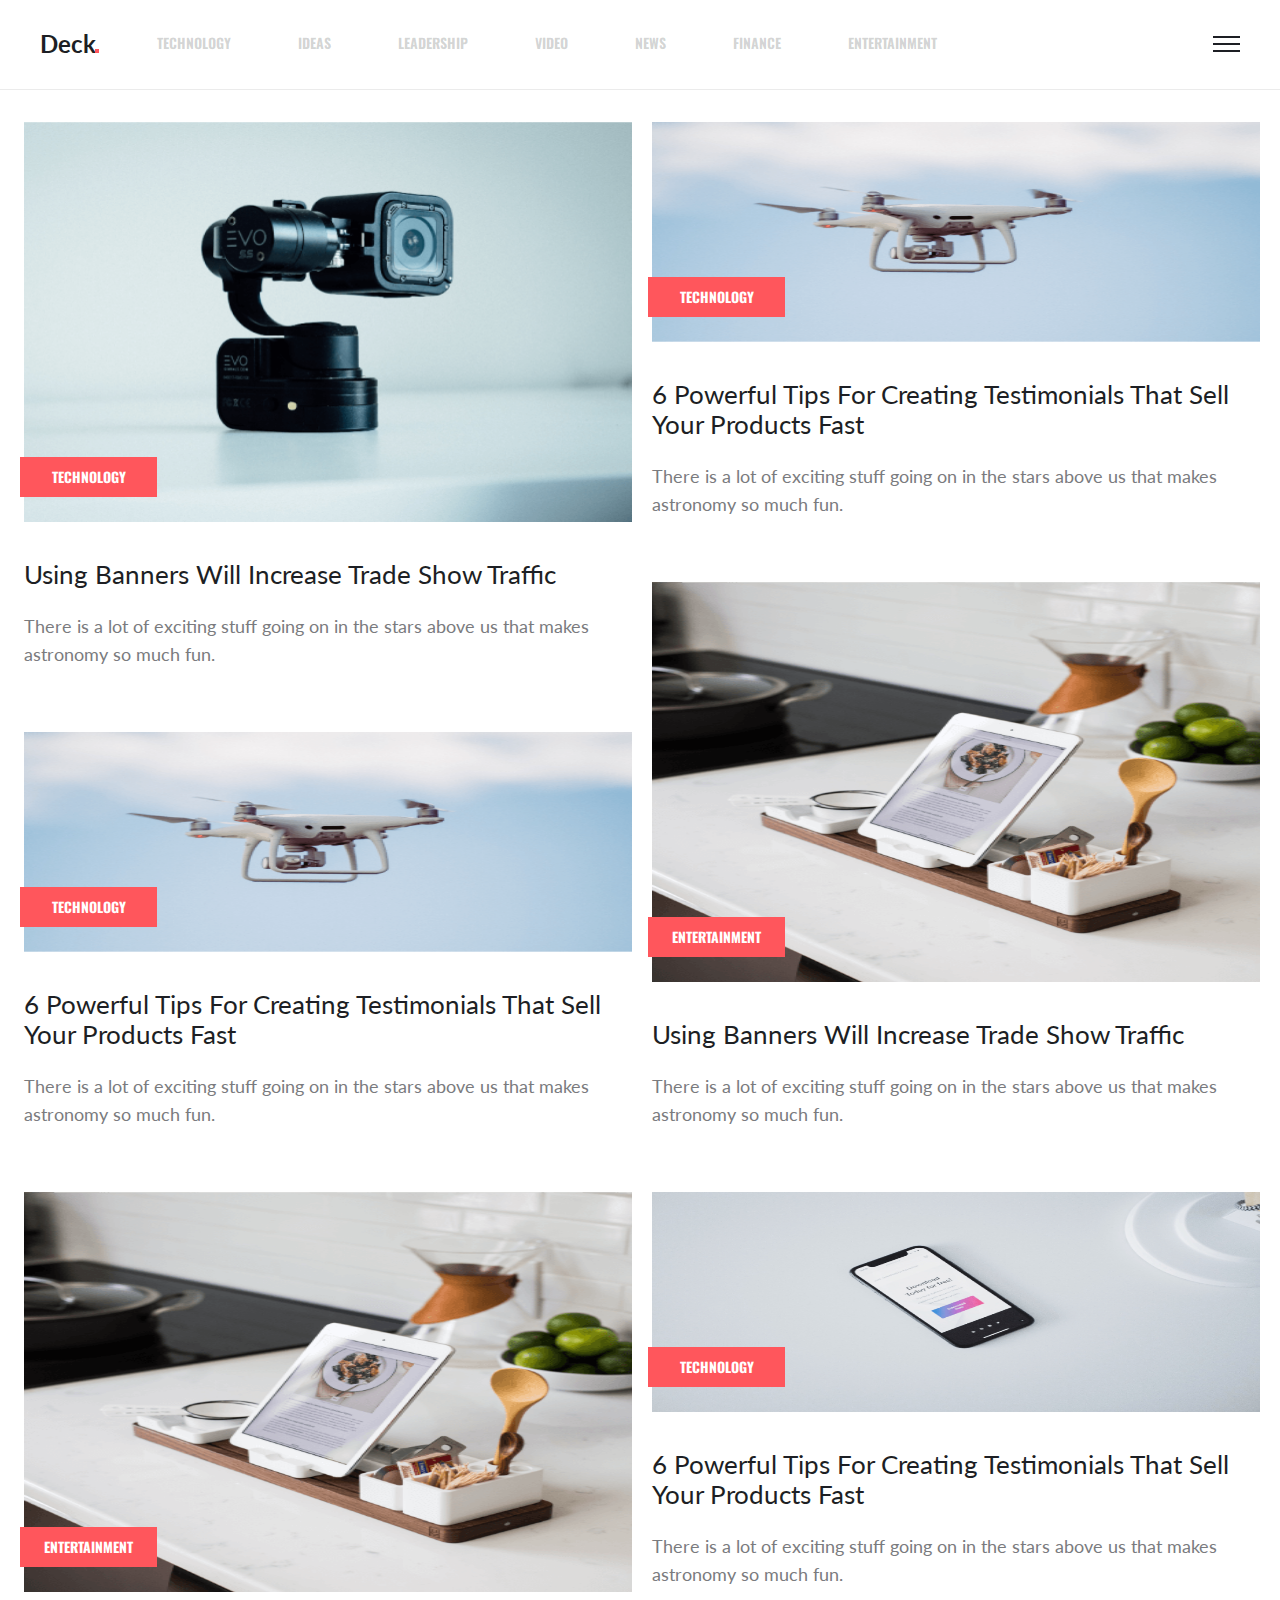
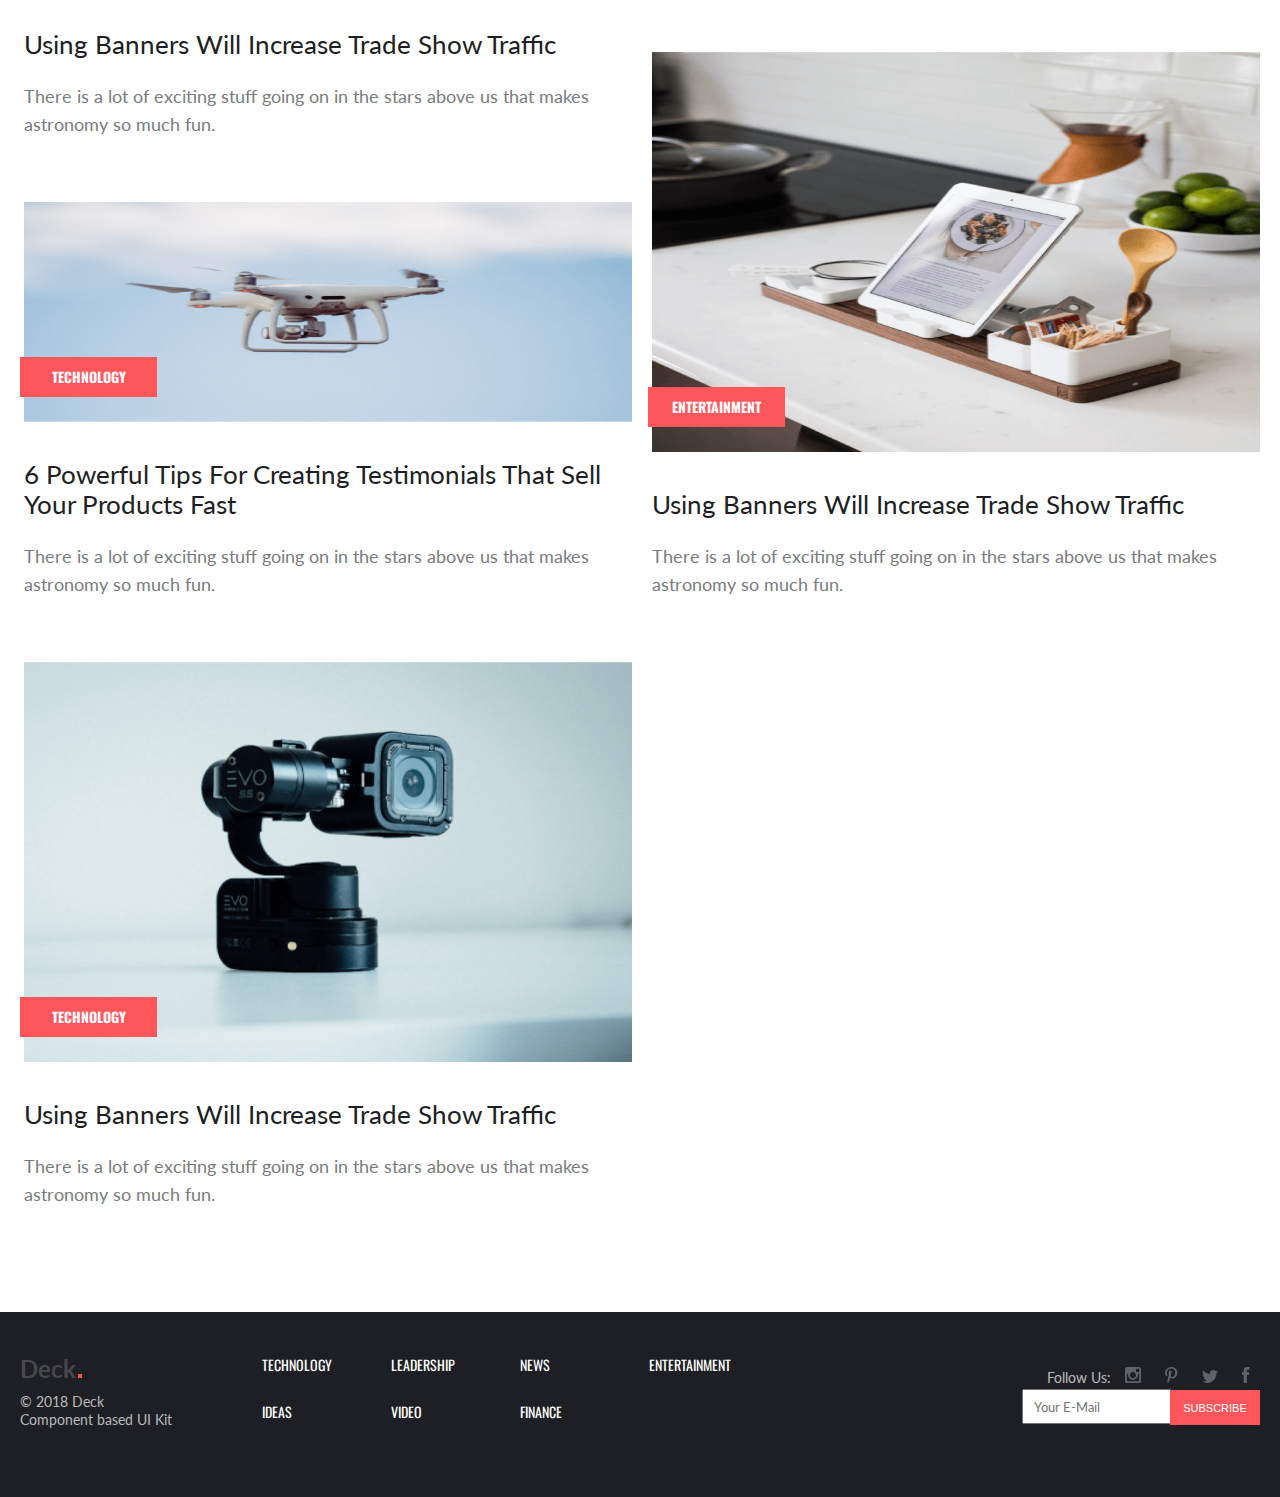
<file: index.html>
<!DOCTYPE html>
<html lang="en">
  <head>
    <meta charset="UTF-8" />
    <meta http-equiv="X-UA-Compatible" content="IE=edge" />
    <meta name="viewport" content="width=device-width, initial-scale=1.0" />
    <link rel="stylesheet" href="css/main.css" />
    <link rel="preconnect" href="https://fonts.gstatic.com" />
    <link
      href="https://fonts.googleapis.com/css2?family=Oswald:wght@200;300;400;500;600;700&display=swap"
      rel="stylesheet"
    />
    <link rel="preconnect" href="https://fonts.gstatic.com" />
    <link
      href="https://fonts.googleapis.com/css2?family=Lato:ital,wght@0,100;0,300;0,400;0,700;0,900;1,100;1,300;1,400;1,700;1,900&family=Oswald:wght@200;300;400;500;600;700&display=swap"
      rel="stylesheet"
    />
    <title>Deck</title>
  </head>
  <body>
    <div class="wrapper">
      <!------- Header Section Start ------->
      <header>
        <div class="logo-container">
          <div class="navbar-slider">
            <div class="close">
              <span class="right-close-icon" onclick="closeNav()">X</span>
              <ul>
                <a href="#">
                  <li>TECHNOLOGY</li>
                </a>
                <a href="#">
                  <li>IDEAS</li>
                </a>
                <a href="#">
                  <li>LEADERSHIP</li>
                </a>
                <a href="#">
                  <li>VIDEO</li>
                </a>
                <a href="#">
                  <li>NEWS</li>
                </a>
                <a href="#">
                  <li>FINANCE</li>
                </a>
                <a href="#">
                  <li>ENTERTAINMENT</li>
                </a>
              </ul>
            </div>
          </div>
          <a href="/">
            <svg
              class="header-logo-svg"
              xmlns="http://www.w3.org/2000/svg"
              xmlns:xlink="http://www.w3.org/1999/xlink"
              width="59px"
              height="19px"
            >
              <text
                kerning="auto"
                font-family="DejaVuSans"
                fill="rgb(0, 0, 0)"
                font-size="24px"
                x="0px"
                y="18.96px"
              >
                <tspan
                  font-size="24px"
                  font-family="Lato"
                  font-weight="bold"
                  fill="#1D1F24"
                >
                  Deck
                </tspan>
              </text>
              <path
                fill-rule="evenodd"
                fill="rgb(255, 86, 92)"
                d="M55.000,15.000 L59.000,15.000 L59.000,18.999 L55.000,18.999 L55.000,15.000 Z"
              />
            </svg>
          </a>
        </div>
        <div class="header-main-container">
          <div class="list-container">
            <ul>
              <a href="#">
                <li>TECHNOLOGY</li>
              </a>
              <a href="#">
                <li>IDEAS</li>
              </a>
              <a href="#">
                <li>LEADERSHIP</li>
              </a>
              <a href="#">
                <li>VIDEO</li>
              </a>
              <a href="#">
                <li>NEWS</li>
              </a>
              <a href="#">
                <li>FINANCE</li>
              </a>
              <a href="#">
                <li>ENTERTAINMENT</li>
              </a>
            </ul>
          </div>
          <div class="hamburger-container" onclick="openNav()">
            <svg
              class="hamburger-icon"
              xmlns="http://www.w3.org/2000/svg"
              xmlns:xlink="http://www.w3.org/1999/xlink"
              width="27px"
              height="16px"
            >
              <path
                fill-rule="evenodd"
                fill="rgb(29, 31, 36)"
                d="M-0.000,15.999 L-0.000,14.000 L27.000,14.000 L27.000,15.999 L-0.000,15.999 ZM-0.000,6.999 L27.000,6.999 L27.000,9.000 L-0.000,9.000 L-0.000,6.999 ZM-0.000,-0.000 L27.000,-0.000 L27.000,2.000 L-0.000,2.000 L-0.000,-0.000 Z"
              />
            </svg>
          </div>
        </div>
      </header>
      <!------- Header Section End ------->

      <!------- Main Section Start ------->
      <main>
        <a href="#">
          <div class="content">
            <div class="image-container">
              <img class="big" src="assets/images/main/main-1.png" alt="" />
              <h2 class="image-description">TECHNOLOGY</h2>
            </div>
            <div class="description-container">
              <h1>Using Banners Will Increase Trade Show Traffic</h1>
              <p>
                There is a lot of exciting stuff going on in the stars above us
                that makes astronomy so much fun.
              </p>
            </div>
          </div>
        </a>
        <a href="#">
          <div class="content">
            <div class="image-container">
              <img class="sm" src="assets/images/main/main-4.png" alt="" />
              <h2 class="image-description">TECHNOLOGY</h2>
            </div>
            <div class="description-container">
              <h1>
                6 Powerful Tips For Creating Testimonials That Sell Your
                Products Fast
              </h1>
              <p>
                There is a lot of exciting stuff going on in the stars above us
                that makes astronomy so much fun.
              </p>
            </div>
          </div></a
        >
        <a href="#">
          <div class="content">
            <div class="image-container">
              <img class="big" src="assets/images/main/main-5.png" alt="" />
              <h2 class="image-description">ENTERTAINMENT</h2>
            </div>
            <div class="description-container">
              <h1>Using Banners Will Increase Trade Show Traffic</h1>
              <p>
                There is a lot of exciting stuff going on in the stars above us
                that makes astronomy so much fun.
              </p>
            </div>
          </div></a
        >
        <a href="#">
          <div class="content">
            <div class="image-container">
              <img class="sm" src="assets/images/main/main-4.png" alt="" />
              <h2 class="image-description">TECHNOLOGY</h2>
            </div>
            <div class="description-container">
              <h1>
                6 Powerful Tips For Creating Testimonials That Sell Your
                Products Fast
              </h1>
              <p>
                There is a lot of exciting stuff going on in the stars above us
                that makes astronomy so much fun.
              </p>
            </div>
          </div></a
        >
        <a href="#">
          <div class="content">
            <div class="image-container">
              <img class="big" src="assets/images/main/main-1.png" alt="" />
              <h2 class="image-description">TECHNOLOGY</h2>
            </div>
            <div class="description-container">
              <h1>Using Banners Will Increase Trade Show Traffic</h1>
              <p>
                There is a lot of exciting stuff going on in the stars above us
                that makes astronomy so much fun.
              </p>
            </div>
          </div>
        </a>
        <a href="#">
          <div class="content">
            <div class="image-container">
              <img class="sm" src="assets/images/main/main-4.png" alt="" />
              <h2 class="image-description">TECHNOLOGY</h2>
            </div>
            <div class="description-container">
              <h1>
                6 Powerful Tips For Creating Testimonials That Sell Your
                Products Fast
              </h1>
              <p>
                There is a lot of exciting stuff going on in the stars above us
                that makes astronomy so much fun.
              </p>
            </div>
          </div>
        </a>
        <a href="#"
          ><div class="content">
            <div class="image-container">
              <img class="big" src="assets/images/main/main-5.png" alt="" />
              <h2 class="image-description">ENTERTAINMENT</h2>
            </div>
            <div class="description-container">
              <h1>Using Banners Will Increase Trade Show Traffic</h1>
              <p>
                There is a lot of exciting stuff going on in the stars above us
                that makes astronomy so much fun.
              </p>
            </div>
          </div></a
        >
        <a href="#"
          ><div class="content">
            <div class="image-container">
              <img class="sm" src="assets/images/main/main-2.png" alt="" />
              <h2 class="image-description">TECHNOLOGY</h2>
            </div>
            <div class="description-container">
              <h1>
                6 Powerful Tips For Creating Testimonials That Sell Your
                Products Fast
              </h1>
              <p>
                There is a lot of exciting stuff going on in the stars above us
                that makes astronomy so much fun.
              </p>
            </div>
          </div></a
        >
        <a href="#"
          ><div class="content">
            <div class="image-container">
              <img class="big" src="assets/images/main/main-5.png" alt="" />
              <h2 class="image-description">ENTERTAINMENT</h2>
            </div>
            <div class="description-container">
              <h1>Using Banners Will Increase Trade Show Traffic</h1>
              <p>
                There is a lot of exciting stuff going on in the stars above us
                that makes astronomy so much fun.
              </p>
            </div>
          </div></a
        >
      </main>
      <!------- Main Section End ------->

      <!------- Footer Section Start ------->
      <footer>
        <div class="container">
          <div class="container-two">
            <div class="footer-logo-container">
              <h1>Deck <span></span></h1>
              <p>
                © 2018 Deck <br />
                Component based UI Kit
              </p>
            </div>
            <div class="footer-links">
              <div class="col">
                <a href="#">TECHNOLOGY</a>
                <a href="#">IDEAS</a>
                <a href="#">LEADERSHIP</a>
                <a href="#">VIDEO</a>
                <a href="#">NEWS</a>
                <a href="#">FINANCE</a>
                <a href="#">ENTERTAINMENT</a>
              </div>
            </div>
          </div>
        </div>
        <div class="container inputs">
          <div class="follow-us">
            <span>Follow Us:</span>
            <a href="#"
              ><svg
                xmlns="http://www.w3.org/2000/svg"
                xmlns:xlink="http://www.w3.org/1999/xlink"
                width="16px"
                height="16px"
              >
                <path
                  fill-rule="evenodd"
                  fill-opacity="0.302"
                  fill="rgb(255, 255, 255)"
                  d="M14.154,16.000 L1.845,16.000 C0.826,16.000 -0.000,15.173 -0.000,14.152 L-0.000,1.846 C-0.000,0.825 0.826,-0.000 1.845,-0.000 L14.154,-0.000 C15.173,-0.000 16.000,0.825 16.000,1.846 L16.000,14.152 C16.000,15.173 15.173,16.000 14.154,16.000 ZM3.239,6.768 L1.845,6.768 L1.845,13.537 C1.845,13.877 2.121,14.152 2.462,14.152 L13.538,14.152 C13.878,14.152 14.154,13.877 14.154,13.537 L14.154,6.768 L12.761,6.768 C12.863,7.162 12.922,7.574 12.922,7.999 C12.922,10.718 10.719,12.922 8.000,12.922 C5.281,12.922 3.077,10.718 3.077,7.999 C3.077,7.574 3.137,7.162 3.239,6.768 ZM8.000,4.922 C6.300,4.922 4.923,6.300 4.923,7.999 C4.923,9.698 6.300,11.076 8.000,11.076 C9.699,11.076 11.077,9.698 11.077,7.999 C11.077,6.300 9.699,4.922 8.000,4.922 ZM14.277,2.485 C14.277,2.132 13.990,1.846 13.636,1.846 L11.717,1.846 C11.363,1.846 11.077,2.132 11.077,2.485 L11.077,4.405 C11.077,4.759 11.363,5.046 11.717,5.046 L13.636,5.046 C13.990,5.046 14.277,4.759 14.277,4.405 L14.277,2.485 Z"
                />
              </svg>
            </a>
            <a href="#"
              ><svg
                xmlns="http://www.w3.org/2000/svg"
                xmlns:xlink="http://www.w3.org/1999/xlink"
                width="13px"
                height="16px"
              >
                <path
                  fill-rule="evenodd"
                  fill-opacity="0.302"
                  fill="rgb(255, 255, 255)"
                  d="M6.568,-0.000 C2.201,-0.000 -0.000,3.130 -0.000,5.741 C-0.000,7.321 0.598,8.728 1.882,9.252 C2.092,9.337 2.281,9.254 2.342,9.021 C2.384,8.861 2.485,8.453 2.529,8.284 C2.591,8.054 2.567,7.973 2.397,7.772 C2.027,7.335 1.791,6.770 1.791,5.969 C1.791,3.647 3.529,1.568 6.315,1.568 C8.784,1.568 10.139,3.076 10.139,5.090 C10.139,7.740 8.967,9.976 7.226,9.976 C6.264,9.976 5.545,9.181 5.775,8.206 C6.052,7.042 6.587,5.785 6.587,4.945 C6.587,4.193 6.183,3.565 5.347,3.565 C4.364,3.565 3.575,4.581 3.575,5.944 C3.575,6.811 3.868,7.398 3.868,7.398 C3.868,7.398 2.862,11.659 2.686,12.406 C2.335,13.892 2.633,15.714 2.659,15.898 C2.673,16.007 2.813,16.033 2.877,15.951 C2.968,15.832 4.138,14.388 4.536,12.943 C4.648,12.534 5.182,10.417 5.182,10.417 C5.502,11.026 6.435,11.563 7.427,11.563 C10.382,11.563 12.386,8.870 12.386,5.265 C12.386,2.538 10.077,-0.000 6.568,-0.000 L6.568,-0.000 Z"
                />
              </svg>
            </a>
            <a href="#"
              ><svg
                xmlns="http://www.w3.org/2000/svg"
                xmlns:xlink="http://www.w3.org/1999/xlink"
                width="16px"
                height="13px"
              >
                <path
                  fill-rule="evenodd"
                  fill-opacity="0.302"
                  fill="rgb(255, 255, 255)"
                  d="M16.000,1.539 C15.411,1.800 14.778,1.976 14.115,2.055 C14.792,1.650 15.313,1.006 15.558,0.239 C14.923,0.615 14.221,0.889 13.473,1.036 C12.874,0.398 12.021,-0.000 11.077,-0.000 C8.958,-0.000 7.401,1.977 7.879,4.030 C5.152,3.893 2.733,2.586 1.114,0.600 C0.254,2.076 0.668,4.006 2.129,4.983 C1.591,4.966 1.085,4.818 0.643,4.572 C0.607,6.093 1.697,7.515 3.276,7.832 C2.814,7.958 2.307,7.987 1.793,7.888 C2.211,9.192 3.423,10.141 4.860,10.168 C3.479,11.250 1.741,11.733 -0.000,11.528 C1.452,12.459 3.178,13.002 5.032,13.002 C11.126,13.002 14.569,7.855 14.362,3.238 C15.003,2.775 15.559,2.197 16.000,1.539 L16.000,1.539 Z"
                />
              </svg>
            </a>
            <a href="#"
              ><svg
                xmlns="http://www.w3.org/2000/svg"
                xmlns:xlink="http://www.w3.org/1999/xlink"
                width="8px"
                height="16px"
              >
                <path
                  fill-rule="evenodd"
                  fill-opacity="0.302"
                  fill="rgb(255, 255, 255)"
                  d="M-0.000,5.230 L-0.000,7.965 L1.675,7.965 L1.675,16.000 L4.897,16.000 L4.897,7.931 L7.145,7.931 L7.384,5.230 L4.897,5.230 C4.897,5.230 4.897,4.222 4.897,3.692 C4.897,3.055 5.025,2.803 5.641,2.803 C6.137,2.803 7.384,2.803 7.384,2.803 L7.384,-0.000 C7.384,-0.000 5.546,-0.000 5.153,-0.000 C2.756,-0.000 1.675,1.055 1.675,3.076 C1.675,4.837 1.675,5.230 1.675,5.230 L-0.000,5.230 Z"
                />
              </svg>
            </a>
          </div>
          <div class="footer-input-container">
            <input class="input-text" type="text" placeholder="Your E-Mail" />
            <input class="input-button" type="button" value="SUBSCRIBE" />
          </div>
        </div>
      </footer>
      <!------- Footer Section End ------->
    </div>

    <script>
      function openNav() {
        document.querySelector(".navbar-slider").style.right = "0px";
      }

      function closeNav() {
        document.querySelector(".navbar-slider").style.right = "-100%";
      }
    </script>
  </body>
</html>
</file>
<file: css/main.css>
/* http://meyerweb.com/eric/tools/css/reset/ 
   v2.0 | 20110126
   License: none (public domain)
*/
html,
body,
div,
span,
applet,
object,
iframe,
h1,
h2,
h3,
h4,
h5,
h6,
p,
blockquote,
pre,
a,
abbr,
acronym,
address,
big,
cite,
code,
del,
dfn,
em,
img,
ins,
kbd,
q,
s,
samp,
small,
strike,
strong,
sub,
sup,
tt,
var,
b,
u,
i,
center,
dl,
dt,
dd,
ol,
ul,
li,
fieldset,
form,
label,
legend,
table,
caption,
tbody,
tfoot,
thead,
tr,
th,
td,
article,
aside,
canvas,
details,
embed,
figure,
figcaption,
footer,
header,
hgroup,
menu,
nav,
output,
ruby,
section,
summary,
time,
mark,
audio,
video {
  margin: 0;
  padding: 0;
  border: 0;
  font-size: 100%;
  font: inherit;
  vertical-align: baseline; }

/* HTML5 display-role reset for older browsers */
article,
aside,
details,
figcaption,
figure,
footer,
header,
hgroup,
menu,
nav,
section {
  display: block; }

body {
  line-height: 1; }

ol,
ul {
  list-style: none; }

blockquote,
q {
  quotes: none; }

blockquote:before,
blockquote:after,
q:before,
q:after {
  content: "";
  content: none; }

table {
  border-collapse: collapse;
  border-spacing: 0; }

*,
*::before,
*::after {
  box-sizing: border-box;
  -webkit-box-sizing: border-box;
  line-height: 0; }

html,
body {
  width: 100%;
  height: 100%; }

a {
  text-decoration: none;
  color: black; }

input {
  padding: 0; }

header {
  display: flex;
  position: sticky;
  top: 0;
  background-color: white;
  z-index: 1000;
  padding: 34px 40px;
  max-height: 90px;
  border-bottom: 1px solid #ebebeb; }
  header .close {
    display: none; }
  header .logo-container {
    margin-right: 38px; }
  header .header-main-container {
    display: flex;
    width: 100%;
    padding-top: 2px;
    justify-content: space-between; }
    header .header-main-container .list-container ul {
      display: flex; }
      header .header-main-container .list-container ul li {
        margin-right: 47px;
        margin-left: 20px;
        font-size: 14px;
        font-family: "Oswald";
        font-weight: bold;
        color: rgba(29, 31, 36, 0.2); }
  header .hamburger-container {
    cursor: pointer;
    -webkit-tap-highlight-color: transparent; }

/*** MEDIA QUERIES ***/
@media screen and (max-width: 1024px) {
  .wrapper {
    position: relative;
    overflow: hidden; }
  .navbar-slider {
    position: absolute;
    background-color: #1d1f24;
    background-size: cover;
    top: 0;
    right: -100%;
    height: 100vh;
    width: 100%;
    transition: 1s;
    display: flex;
    flex-direction: column; }
    .navbar-slider ul {
      width: 100%;
      display: flex;
      flex-direction: column;
      justify-content: center; }
      .navbar-slider ul li {
        text-align: center;
        line-height: 90px;
        border-top: 1px solid white;
        color: white;
        font-size: 14px;
        font-family: "Oswald";
        font-weight: bold; }
      .navbar-slider ul li:last-of-type {
        border-bottom: 1px solid white; }
      .navbar-slider ul li:hover {
        background: #ff565c; }
    .navbar-slider .right-close-icon {
      padding: 30px;
      text-align: right;
      color: #ff565c;
      cursor: pointer; }
  header {
    padding: 34px 22px; }
    header .header-main-container {
      justify-content: flex-end; }
    header .list-container {
      display: flex;
      flex-direction: column;
      display: none; }
    header .close {
      display: inline-block;
      -webkit-tap-highlight-color: transparent; }
      header .close span {
        font-size: 24px;
        display: block; } }

@media screen and (max-width: 500px) {
  .wrapper {
    position: relative;
    overflow: hidden; }
  .navbar-slider {
    position: absolute;
    background-color: #1d1f24;
    background-size: cover;
    top: 0;
    right: -100%;
    height: 100vh;
    width: 100%;
    transition: 1s;
    display: flex;
    flex-direction: column; }
    .navbar-slider ul {
      width: 100%;
      display: flex;
      flex-direction: column;
      justify-content: center; }
      .navbar-slider ul li {
        text-align: center;
        line-height: 70px;
        border-top: 1px solid white;
        color: white;
        font-size: 14px;
        font-family: "Oswald";
        font-weight: bold; }
      .navbar-slider ul li:last-of-type {
        border-bottom: 1px solid white; }
      .navbar-slider ul li:hover {
        background: #ff565c; }
    .navbar-slider .right-close-icon {
      padding: 30px;
      text-align: right;
      color: #ff565c;
      cursor: pointer; }
  header {
    max-height: 70px;
    padding: 25px 22px; }
    header .list-container {
      visibility: none; }
    header .close {
      display: inline-block;
      -webkit-tap-highlight-color: transparent; }
      header .close span {
        font-size: 24px;
        display: block; } }

main {
  column-count: 3;
  -webkit-column-count: 3;
  margin: 32px 40px 40px 40px;
  -webkit-column-gap: 32px;
  column-gap: 32px; }
  main .content {
    display: inline-block;
    line-height: 40px;
    margin-bottom: 64px;
    margin-left: 4px; }
    main .content .image-container {
      position: relative; }
      main .content .image-container .image-description {
        position: absolute;
        line-height: 40px;
        text-align: center;
        bottom: 40px;
        width: 137px;
        left: -4px;
        font-size: 14px;
        font-family: "Oswald";
        color: white;
        font-weight: bold;
        text-transform: uppercase;
        background-color: #ff565c; }
    main .content .image-container img {
      width: 100%; }
    main .content .sm {
      height: 220px; }
    main .content .big {
      height: 400px; }
  main .description-container {
    line-height: 40px; }
  main h1 {
    font-size: 26px;
    margin-top: 22px;
    font-family: "Lato";
    color: #1d1f24;
    line-height: 1.154; }
  main p {
    margin-top: 23px;
    font-size: 18px;
    font-family: "Lato";
    line-height: 1.556;
    color: #7a7b7e; }

@media screen and (max-width: 768px) {
  main {
    column-count: 2;
    column-gap: 16px;
    margin-left: 20px;
    margin-right: 20px; }
  .image-container img {
    width: 100%;
    max-height: 429px; } }

@media screen and (max-width: 1300px) {
  main {
    -moz-column-count: 2;
    -webkit-column-count: 2;
    column-count: 2;
    column-gap: 16px;
    -webkit-column-gap: 16px;
    margin-left: 20px;
    margin-right: 20px; }
  .image-container img {
    width: 100%;
    max-height: 430px; } }

@media screen and (max-width: 800px) {
  main {
    -moz-column-count: 2;
    -webkit-column-count: 2;
    column-count: 2;
    column-gap: 16px;
    margin-left: 20px;
    margin-right: 20px; }
  .image-container img {
    width: 100%;
    max-height: 429px; } }

@media screen and (max-width: 500px) {
  main {
    -moz-column-count: 1;
    -webkit-column-count: 1;
    column-count: 1;
    column-gap: 16px;
    margin-left: 20px;
    margin-right: 20px; }
    main .image-container img {
      width: 100%;
      max-height: 262px; }
    main .content .sm {
      height: 220px; }
    main .content .big {
      min-height: 400px; } }

footer {
  background-color: #1d1f24;
  color: white;
  padding: 45px 20px;
  display: flex;
  flex-direction: column; }
  footer a {
    color: white; }

.footer-logo-container {
  margin-bottom: 23px; }
  .footer-logo-container h1 {
    font-size: 24px;
    font-family: "Lato";
    color: rgba(249, 250, 252, 0.2);
    font-weight: bold;
    text-align: left; }
  .footer-logo-container p {
    padding-top: 12px;
    line-height: 24px;
    font-size: 14px;
    font-family: "Lato";
    color: rgba(255, 255, 255, 0.698);
    line-height: 1.286;
    text-align: left; }
  .footer-logo-container span {
    background-color: #ff565c;
    display: inline-block;
    width: 4px;
    height: 4px;
    margin-left: -4px; }

.footer-links {
  -webkit-column-count: 2;
  column-count: 2; }
  .footer-links a {
    display: block;
    margin-bottom: 30px;
    font-size: 14px;
    font-family: "Oswald";
    color: white;
    text-transform: uppercase;
    line-height: 1.2;
    text-align: left; }

.inputs {
  display: flex;
  flex-direction: column-reverse;
  margin-top: 23px; }

.follow-us {
  margin-top: 20px;
  font-size: 14px;
  font-family: "Lato";
  color: rgba(255, 255, 255, 0.698);
  line-height: 1.571; }
  .follow-us svg {
    margin-left: 10px;
    margin-right: 10px; }

.input-text {
  width: 180px;
  font-family: "Lato";
  color: rgba(29, 31, 36, 0.4);
  height: 35px;
  outline: none;
  line-height: 24px;
  padding-left: 10px; }

.input-button {
  width: 120px;
  margin-left: -6px;
  border: none;
  height: 35px;
  margin-top: 1px;
  padding-top: 1px;
  background-color: #ff565c;
  color: white; }

/*** MEDIA QUERIES ***/
@media screen and (max-width: 400px) {
  .input-text {
    width: 150px;
    height: 35px;
    outline: none;
    line-height: 25px;
    height: 34px;
    padding-left: 10px; }
  .input-button {
    width: 90px;
    margin-left: -6px;
    font-size: 11px;
    border: none;
    height: 35px;
    padding-top: 3px;
    background-color: #ff565c;
    color: white; } }

@media screen and (min-width: 768px) {
  footer {
    column-count: 4;
    -webkit-column-count: 4; }
  .footer-links {
    -webkit-column-count: 4;
    column-count: 4; }
  .footer-logo-container {
    margin-right: 96px; }
  .container-two {
    display: flex; }
  .inputs {
    display: flex;
    flex-direction: row; }
  .follow-us {
    margin-left: 40px;
    order: 2;
    margin-top: 6px; }
  .input-text {
    width: 150px;
    height: 35px;
    outline: none;
    line-height: 25px;
    padding-left: 10px; }
  .input-button {
    width: 90px;
    margin-left: -6px;
    font-size: 11px;
    border: none;
    height: 35px;
    padding-top: 1px;
    background-color: #ff565c;
    color: white; } }

@media screen and (min-width: 1024px) {
  footer {
    flex-direction: row;
    width: 100%; }
  .footer-links {
    -webkit-column-count: 4;
    column-count: 4;
    flex: 1; }
  .footer-logo-container {
    margin-right: 90px; }
  .container-two {
    display: flex;
    width: 120%;
    flex-direction: row; }
  .inputs {
    display: flex;
    justify-content: flex-end;
    align-items: flex-end;
    flex-direction: column-reverse;
    flex: 1;
    margin-top: 4px; }
  .follow-us {
    margin-left: 40px;
    order: 2; } }

@media screen and (min-width: 1300px) {
  footer {
    flex-direction: row;
    width: 100%;
    padding: 45px 38px; }
  .footer-links {
    -webkit-column-count: 4;
    column-count: 4;
    flex: 1; }
  .footer-logo-container {
    margin-right: 140px; }
  .container-two {
    display: flex;
    width: 160%;
    flex-direction: row; }
  .inputs {
    display: flex;
    justify-content: flex-end;
    align-items: flex-end;
    flex-direction: column-reverse;
    flex: 1; }
  .follow-us {
    margin-left: 40px;
    order: 2;
    margin-bottom: 16px; } }
</file>
